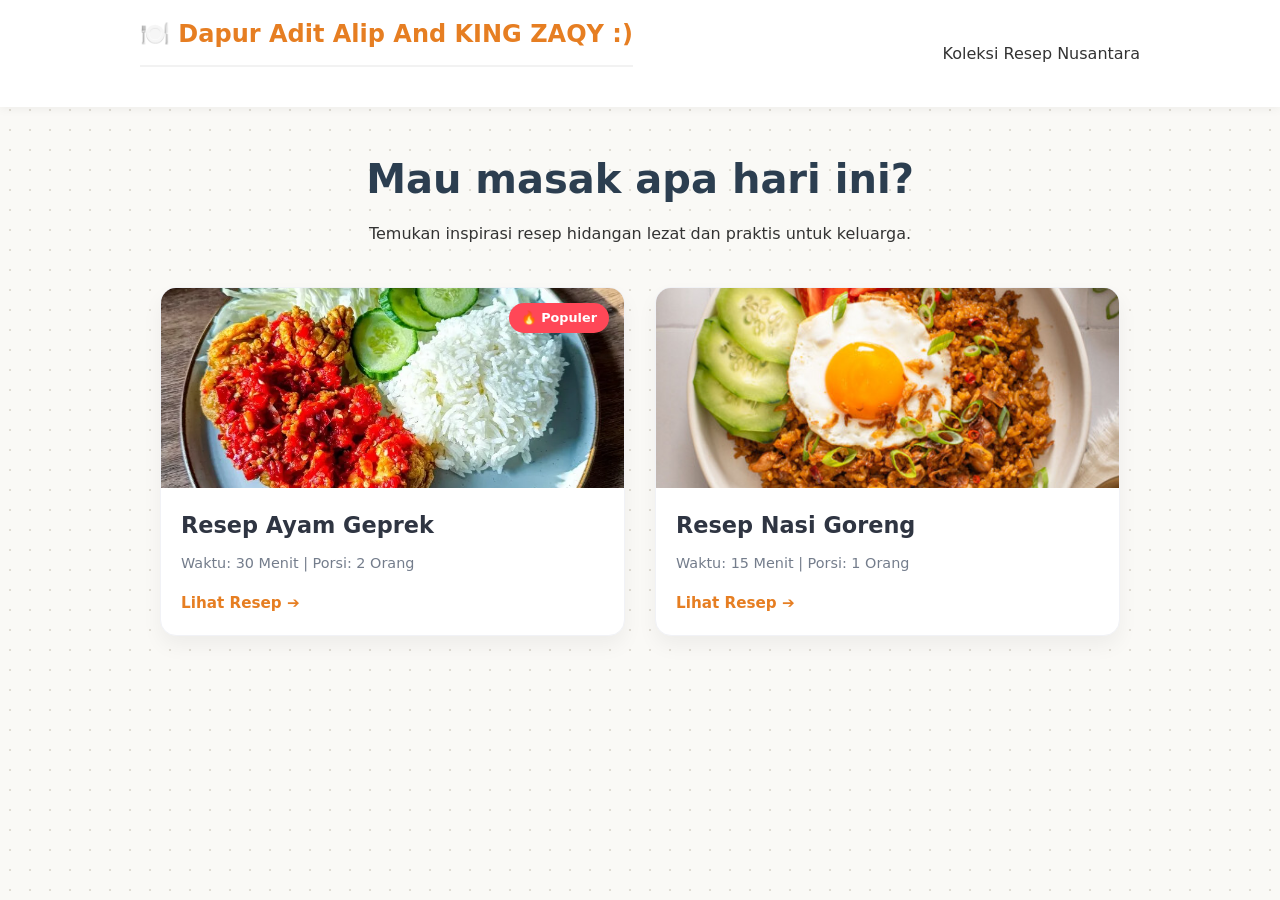
<file: index.html>
<!DOCTYPE html>
<html lang="id">
<head>
    <meta charset="UTF-8">
    <meta name="viewport" content="width=device-width, initial-scale=1.0">
    <title>Buku Resep Digital</title>
    <link rel="stylesheet" href="g.css">
</head>
<body>
    <!-- Navbar Sederhana -->
    <nav class="main-nav">
        <div class="nav-container">
            <h2 class="logo">🍽️ Dapur Adit Alip And KING ZAQY :)</h2>
            <p>Koleksi Resep Nusantara</p>
        </div>
    </nav>

    <div class="home-container">
        <header class="home-header">
            <h1>Mau masak apa hari ini?</h1>
            <p>Temukan inspirasi resep hidangan lezat dan praktis untuk keluarga.</p>
        </header>

        <!-- Galeri Resep -->
        <div class="recipe-grid">
            <!-- Kartu Resep 1: Ayam Geprek -->
            <a href="resep.html" class="recipe-card">
                <div class="card-img-wrapper">
                    <img src="ayam geprek.webp" alt="Ayam Geprek">
                    <span class="badge">🔥 Populer</span>
                </div>
                <div class="card-content">
                    <h3>Resep Ayam Geprek</h3>
                    <p>Waktu: 30 Menit | Porsi: 2 Orang</p>
                    <span class="btn-read">Lihat Resep ➔</span>
                </div>
            </a>

            <!-- Kartu Resep 2: Nasi Goreng (Contoh Tambahan) -->
            <a href="#" class="recipe-card">
                <div class="card-img-wrapper">
                    <!-- Gunakan gambar default atau gambar nasi goreng jika ada -->
                    <img src="nasgor.jpg" alt="Nasi Goreng">
                </div>
                <div class="card-content">
                    <h3>Resep Nasi Goreng</h3>
                    <p>Waktu: 15 Menit | Porsi: 1 Orang</p>
                    <span class="btn-read">Lihat Resep ➔</span>
                </div>
            </a>
        </div>
    </div>
</body>
</html>
</file>
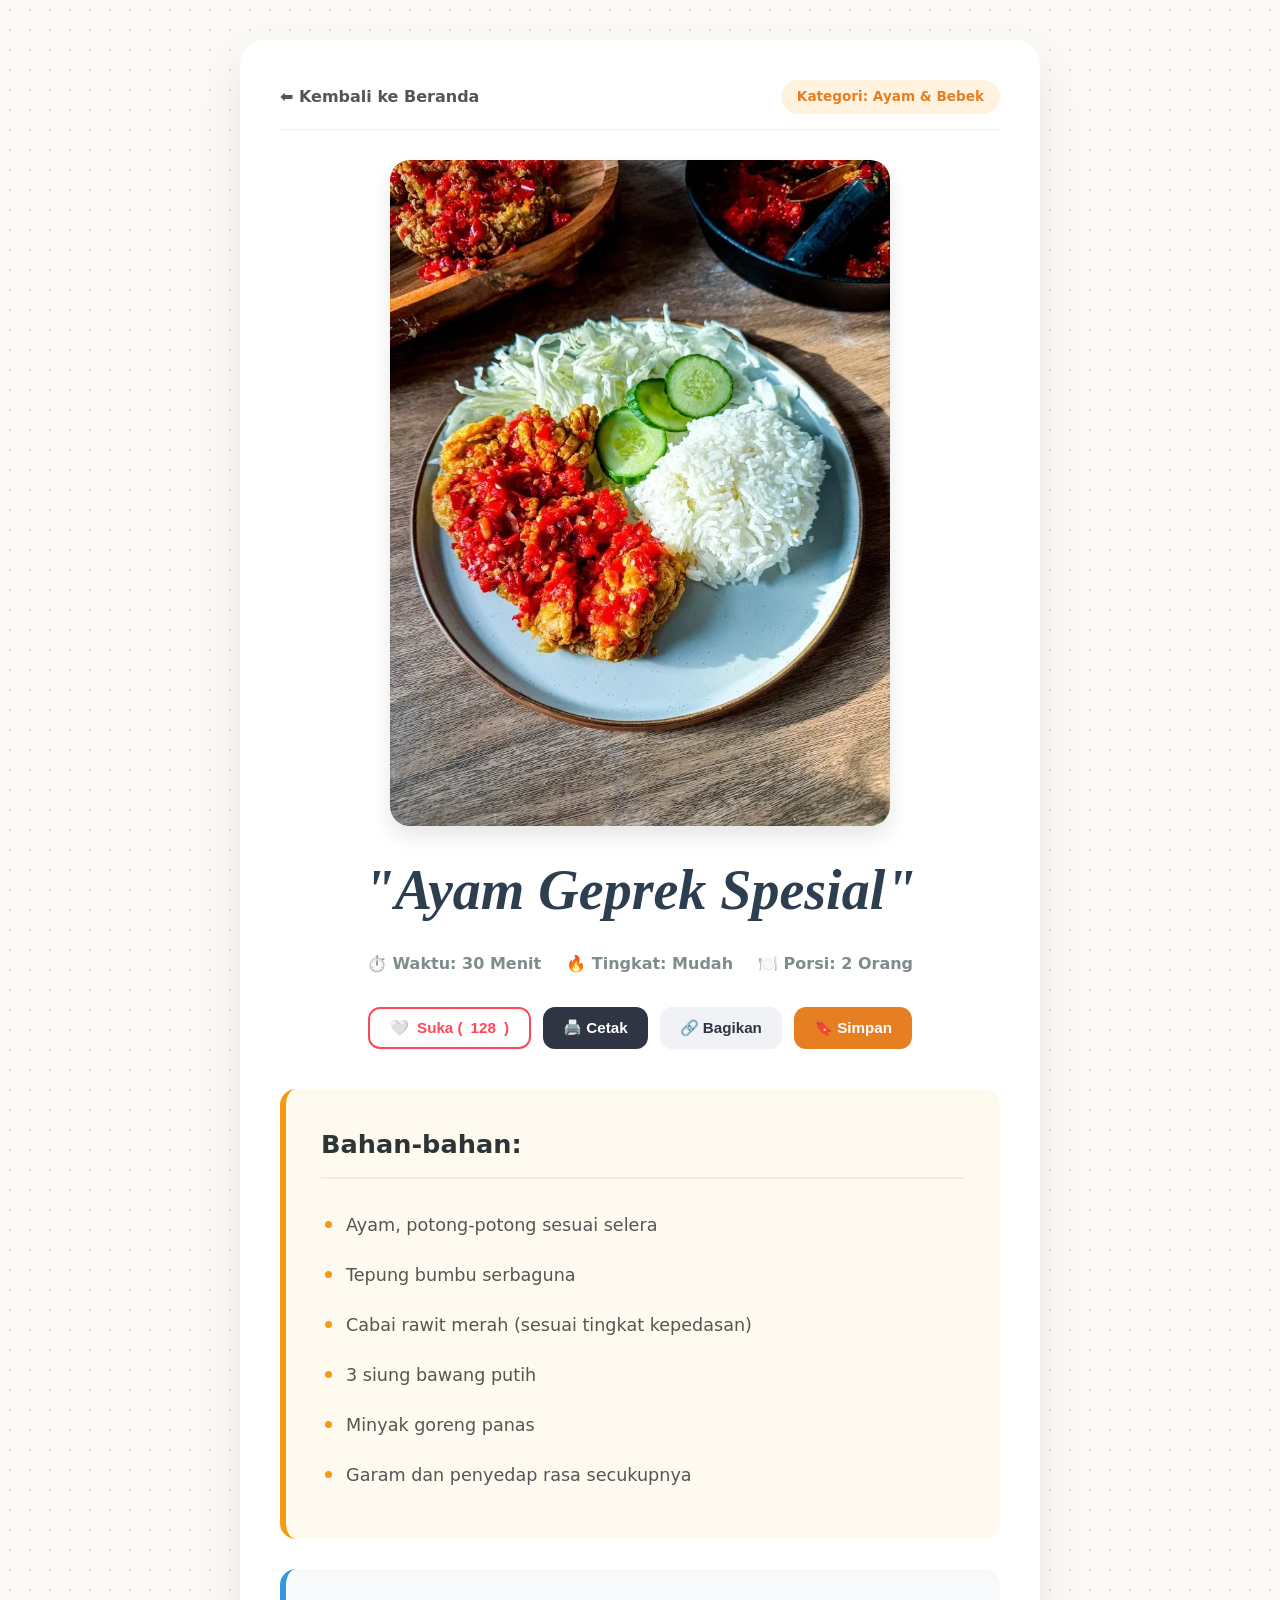
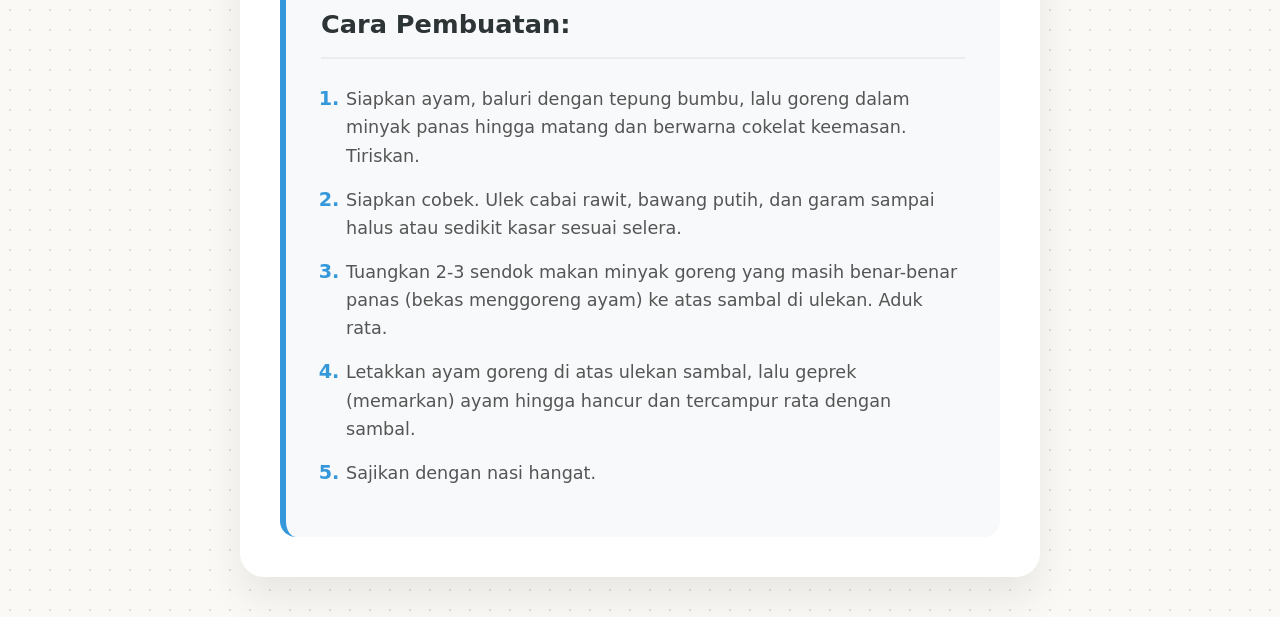
<file: resep.html>
<!DOCTYPE html>
<html lang="id">
<head>
    <meta charset="UTF-8">
    <meta name="viewport" content="width=device-width, initial-scale=1.0">
    <title>Resep Ayam Geprek Spesial</title>
    <link rel="stylesheet" href="g.css">
</head>
<body>
    
    <div class="container detail-page">
        <!-- Navigasi Kembali ke index.html -->
        <nav class="top-nav">
            <a href="index.html" class="btn-nav">⬅ Kembali ke Beranda</a>
            <span class="category-badge">Kategori: Ayam & Bebek</span>
        </nav>

        <header>
            <div class="image-wrapper">
                <img src="ayam geprek.webp" alt="Ayam Geprek Spesial" class="recipe-image">
            </div>
            
            <h1 class="recipe-title">"Ayam Geprek Spesial"</h1>

            <div class="recipe-meta">
                <span>⏱️ Waktu: 30 Menit</span>
                <span>🔥 Tingkat: Mudah</span>
                <span>🍽️ Porsi: 2 Orang</span>
            </div>

            <div class="action-buttons">
                <button id="btn-like" class="btn btn-like">
                    <span id="heart-icon">🤍</span> Suka (<span id="like-count">128</span>)
                </button>
                <button onclick="window.print()" class="btn btn-print">🖨️ Cetak</button>
                <button id="btn-share" class="btn btn-share">🔗 Bagikan</button>
                <button id="btn-save" class="btn btn-save">🔖 Simpan</button>
            </div>
        </header>

        <main>
            <section class="bahan-section">
                <h2>Bahan-bahan:</h2>
                <ul>
                    <li>Ayam, potong-potong sesuai selera</li>
                    <li>Tepung bumbu serbaguna</li>
                    <li>Cabai rawit merah (sesuai tingkat kepedasan)</li>
                    <li>3 siung bawang putih</li>
                    <li>Minyak goreng panas</li>
                    <li>Garam dan penyedap rasa secukupnya</li>
                </ul>
            </section>

            <section class="cara-section">
                <h2>Cara Pembuatan:</h2>
                <ol>
                    <li>Siapkan ayam, baluri dengan tepung bumbu, lalu goreng dalam minyak panas hingga matang dan berwarna cokelat keemasan. Tiriskan.</li>
                    <li>Siapkan cobek. Ulek cabai rawit, bawang putih, dan garam sampai halus atau sedikit kasar sesuai selera.</li>
                    <li>Tuangkan 2-3 sendok makan minyak goreng yang masih benar-benar panas (bekas menggoreng ayam) ke atas sambal di ulekan. Aduk rata.</li>
                    <li>Letakkan ayam goreng di atas ulekan sambal, lalu geprek (memarkan) ayam hingga hancur dan tercampur rata dengan sambal.</li>
                    <li>Sajikan dengan nasi hangat.</li>
                </ol>
            </section>
        </main>
    </div>

    <script>
        // Logika Interaksi Tombol
        const btnLike = document.getElementById('btn-like');
        const heartIcon = document.getElementById('heart-icon');
        const likeCount = document.getElementById('like-count');
        let isLiked = false;

        btnLike.addEventListener('click', () => {
            let count = parseInt(likeCount.innerText);
            isLiked ? (heartIcon.innerText = '🤍', likeCount.innerText = count - 1, btnLike.classList.remove('liked')) 
                    : (heartIcon.innerText = '❤️', likeCount.innerText = count + 1, btnLike.classList.add('liked'));
            isLiked = !isLiked;
        });

        const btnShare = document.getElementById('btn-share');
        btnShare.addEventListener('click', function() {
            const originalText = this.innerHTML;
            this.innerHTML = '✅ Disalin!';
            this.classList.add('active-share');
            setTimeout(() => { this.innerHTML = originalText; this.classList.remove('active-share'); }, 2000);
        });

        const btnSave = document.getElementById('btn-save');
        let isSaved = false;
        btnSave.addEventListener('click', function() {
            isSaved ? (this.innerHTML = '🔖 Simpan', this.classList.remove('saved')) 
                    : (this.innerHTML = '🚩 Tersimpan', this.classList.add('saved'));
            isSaved = !isSaved;
        });
    </script>
</body>
</html>
</file>
<file: g.css>
* {
    margin: 0;
    padding: 0;
    box-sizing: border-box;
}

body {
    background-color: #faf9f6;
    background-image: radial-gradient(#e0dcd3 1px, transparent 1px);
    background-size: 20px 20px;
    font-family: 'Segoe UI', system-ui, -apple-system, sans-serif;
    color: #333;
    line-height: 1.6;
}

/* ==========================================
   DESAIN NAVBAR & BERANDA (INDEX.HTML)
   ========================================== */
.main-nav {
    background: #fff;
    box-shadow: 0 2px 10px rgba(0,0,0,0.05);
    padding: 15px 20px;
    position: sticky;
    top: 0;
    z-index: 100;
}

.nav-container {
    max-width: 1000px;
    margin: 0 auto;
    display: flex;
    justify-content: space-between;
    align-items: center;
}

.logo {
    color: #e67e22;
    font-size: 1.5rem;
}

.home-container {
    max-width: 1000px;
    margin: 40px auto;
    padding: 0 20px;
}

.home-header {
    text-align: center;
    margin-bottom: 40px;
}

.home-header h1 {
    font-size: 2.5rem;
    color: #2c3e50;
    margin-bottom: 10px;
}

/* Sistem Grid untuk Kartu Resep */
.recipe-grid {
    display: grid;
    grid-template-columns: repeat(auto-fit, minmax(300px, 1fr));
    gap: 30px;
}

.recipe-card {
    background: #fff;
    border-radius: 16px;
    overflow: hidden;
    text-decoration: none;
    color: inherit;
    box-shadow: 0 10px 20px rgba(0,0,0,0.05);
    transition: transform 0.3s ease, box-shadow 0.3s ease;
    border: 1px solid #f1f2f6;
}

.recipe-card:hover {
    transform: translateY(-8px);
    box-shadow: 0 15px 30px rgba(230, 126, 34, 0.15);
}

.card-img-wrapper {
    position: relative;
    height: 200px;
    overflow: hidden;
}

.card-img-wrapper img {
    width: 100%;
    height: 100%;
    object-fit: cover;
    transition: transform 0.5s;
}

.recipe-card:hover .card-img-wrapper img {
    transform: scale(1.1);
}

.badge {
    position: absolute;
    top: 15px;
    right: 15px;
    background: #ff4757;
    color: white;
    padding: 5px 12px;
    border-radius: 20px;
    font-size: 0.8rem;
    font-weight: bold;
}

.card-content {
    padding: 20px;
}

.card-content h3 {
    font-size: 1.4rem;
    color: #2f3542;
    margin-bottom: 8px;
}

.card-content p {
    color: #747d8c;
    font-size: 0.9rem;
    margin-bottom: 15px;
}

.btn-read {
    color: #e67e22;
    font-weight: bold;
    font-size: 0.95rem;
}

/* ==========================================
   DESAIN HALAMAN DETAIL RESEP (RESEP.HTML)
   ========================================== */
.container.detail-page {
    max-width: 800px;
    margin: 40px auto;
    background-color: #ffffff;
    border-radius: 24px;
    box-shadow: 0 20px 40px rgba(0,0,0,0.08);
    padding: 40px;
}

.top-nav {
    display: flex;
    justify-content: space-between;
    align-items: center;
    margin-bottom: 30px;
    padding-bottom: 15px;
    border-bottom: 1px solid #eee;
}

.btn-nav {
    text-decoration: none;
    color: #555;
    font-weight: 600;
    transition: color 0.3s, transform 0.3s;
    display: inline-block;
}

.btn-nav:hover {
    color: #e67e22;
    transform: translateX(-5px);
}

.category-badge {
    background-color: #fff3e0;
    color: #e67e22;
    padding: 6px 16px;
    border-radius: 20px;
    font-size: 0.85rem;
    font-weight: 700;
}

header { text-align: center; }

.image-wrapper {
    overflow: hidden;
    border-radius: 20px;
    margin: 0 auto 20px;
    max-width: 500px;
    box-shadow: 0 10px 20px rgba(0,0,0,0.1);
}

.recipe-image {
    width: 100%;
    height: auto;
    display: block;
    transition: transform 0.5s ease;
}

.recipe-image:hover { transform: scale(1.05); }

.recipe-title {
    font-size: 3.5rem;
    font-family: 'Georgia', serif;
    font-style: italic;
    color: #2c3e50;
    margin: 15px 0;
}

.recipe-meta {
    display: flex;
    justify-content: center;
    gap: 25px;
    margin-bottom: 30px;
    color: #7f8c8d;
    font-weight: 600;
}

/* ==========================================
   TOMBOL INTERAKTIF
   ========================================== */
.action-buttons {
    display: flex;
    justify-content: center;
    gap: 12px;
    margin-bottom: 40px;
    flex-wrap: wrap;
}

.btn {
    padding: 10px 20px;
    font-size: 0.95rem;
    font-weight: 600;
    border: none;
    border-radius: 12px;
    cursor: pointer;
    transition: all 0.2s ease;
    display: flex;
    align-items: center;
    gap: 8px;
}

.btn:active { transform: scale(0.95); }

.btn-like { background: #fff; color: #ff4757; border: 2px solid #ff4757; }
.btn-like:hover { background: #fff0f1; }
.btn-like.liked { background: #ff4757; color: #fff; }

.btn-print { background: #2f3542; color: #fff; }
.btn-print:hover { background: #57606f; transform: translateY(-3px); }

.btn-share { background: #f1f2f6; color: #2f3542; }
.btn-share:hover { background: #dfe4ea; transform: translateY(-3px); }
.active-share { background-color: #2ed573 !important; color: white !important; }

.btn-save { background: #e67e22; color: white; }
.btn-save:hover { background: #d35400; transform: translateY(-3px); }
.btn-save.saved { background: #2f3542; }

/* ==========================================
   KONTEN UTAMA (BAHAN & CARA)
   ========================================== */
main {
    display: flex;
    flex-direction: column;
    gap: 30px;
}

.bahan-section {
    background-color: #fffaf0;
    border-left: 6px solid #f39c12;
    border-radius: 16px;
    padding: 35px;
}

.cara-section {
    background-color: #f8f9fa;
    border-left: 6px solid #3498db;
    border-radius: 16px;
    padding: 35px;
}

h2 {
    margin-bottom: 25px;
    font-size: 1.6rem;
    color: #2d3436;
    border-bottom: 2px solid rgba(0,0,0,0.05);
    padding-bottom: 12px;
}

ul, ol { margin-left: 25px; }
li { margin-bottom: 15px; font-size: 1.1rem; color: #555; }

ol li::marker { color: #3498db; font-weight: 800; font-size: 1.2rem; }
ul li::marker { color: #f39c12; font-size: 1.5rem; }

@media print {
    body { background: none; padding: 0; }
    .container, .main-nav, .home-container { box-shadow: none; padding: 0; border: none; }
    .action-buttons, .top-nav, .main-nav { display: none; }
}
</file>
